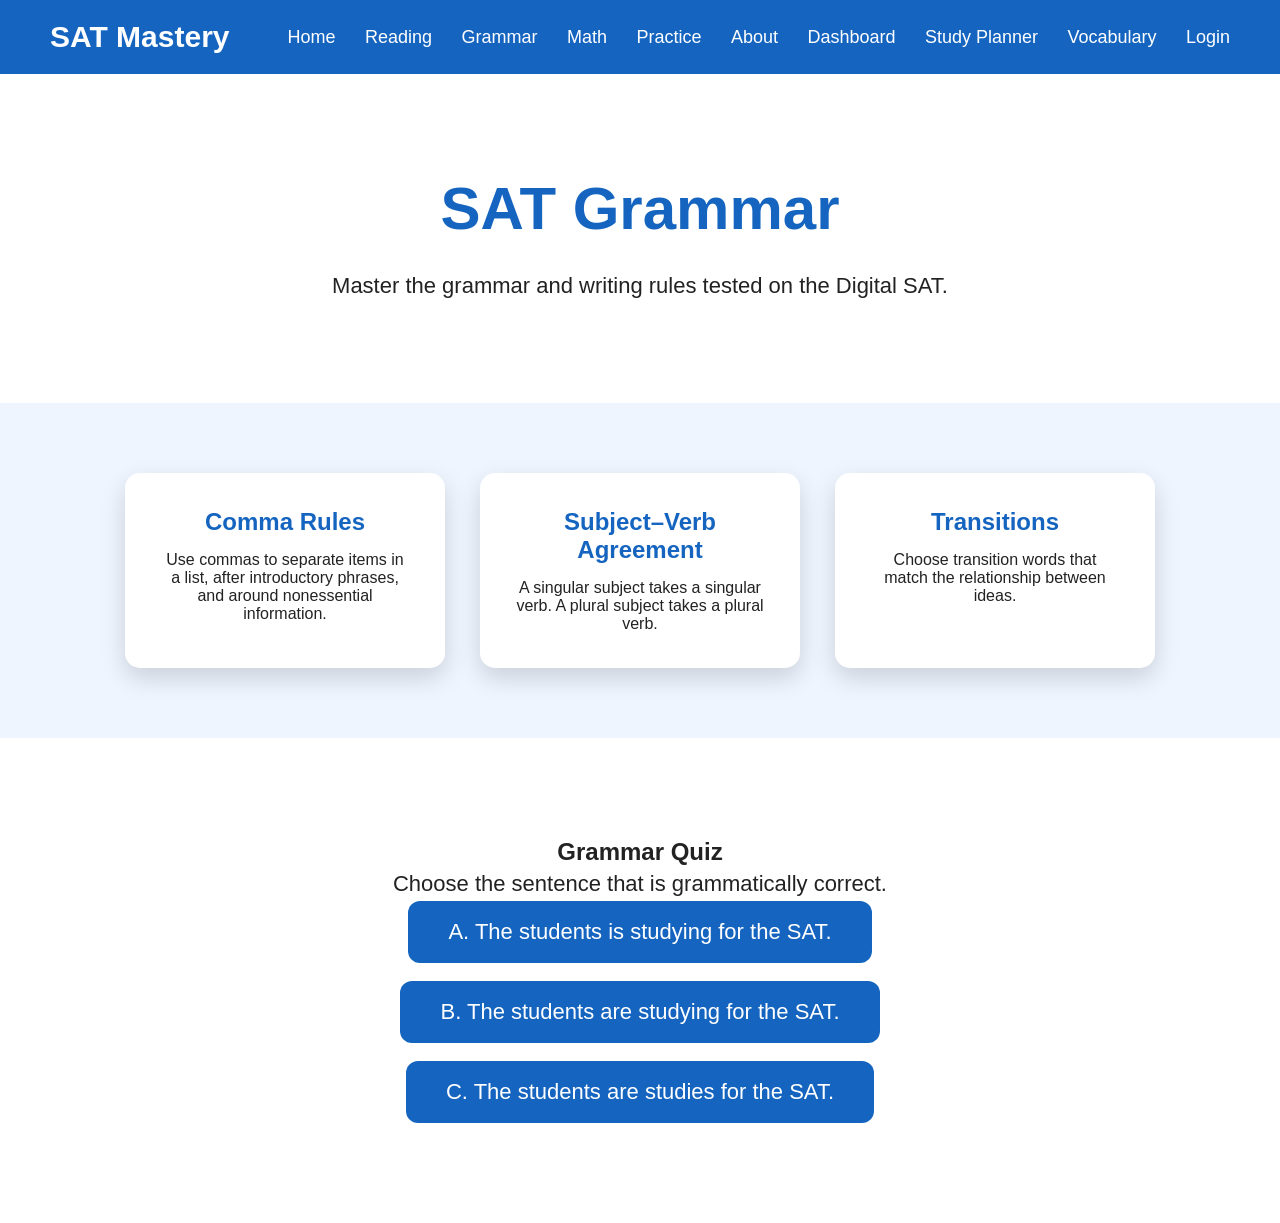
<file: grammar.html>
<!DOCTYPE html>
<html lang="en">
<head>
<meta charset="UTF-8">
<meta name="viewport" content="width=device-width, initial-scale=1.0">
<title>Grammar | SAT Mastery</title>
<link rel="stylesheet" href="style.css">
<link rel="icon" type="image/png" sizes="32x32" href="favicon.png">
</head>

<body>

<header>

<div class="logo">SAT Mastery</div>

<nav>
<a href="index.html">Home</a>
<a href="reading.html">Reading</a>
<a href="grammar.html">Grammar</a>
<a href="math.html">Math</a>
<a href="practice.html">Practice</a>
<a href="about.html">About</a>
<a href="dashboard.html">Dashboard</a>
<a href="studyplanner.html">Study Planner</a>
<a href="vocabulary.html">Vocabulary</a>
<a href="login.html">Login</a>
</nav>

</header>

<section class="hero">

<h1>SAT Grammar</h1>

<p>
Master the grammar and writing rules tested on the Digital SAT.
</p>

</section>

<section class="features">

<div class="feature">

<h2>Comma Rules</h2>

<p>
Use commas to separate items in a list, after introductory phrases, and around nonessential information.
</p>

</div>

<div class="feature">

<h2>Subject–Verb Agreement</h2>

<p>
A singular subject takes a singular verb. A plural subject takes a plural verb.
</p>

</div>

<div class="feature">

<h2>Transitions</h2>

<p>
Choose transition words that match the relationship between ideas.
</p>

</div>

</section>

<section class="hero">

<h2>Grammar Quiz</h2>

<p>Choose the sentence that is grammatically correct.</p>

<button onclick="grammarAnswer('A')">
A. The students is studying for the SAT.
</button>

<br><br>

<button onclick="grammarAnswer('B')">
B. The students are studying for the SAT.
</button>

<br><br>

<button onclick="grammarAnswer('C')">
C. The students are studies for the SAT.
</button>

</section>

<script src="script.js"></script>

</body>
</html>
</file>
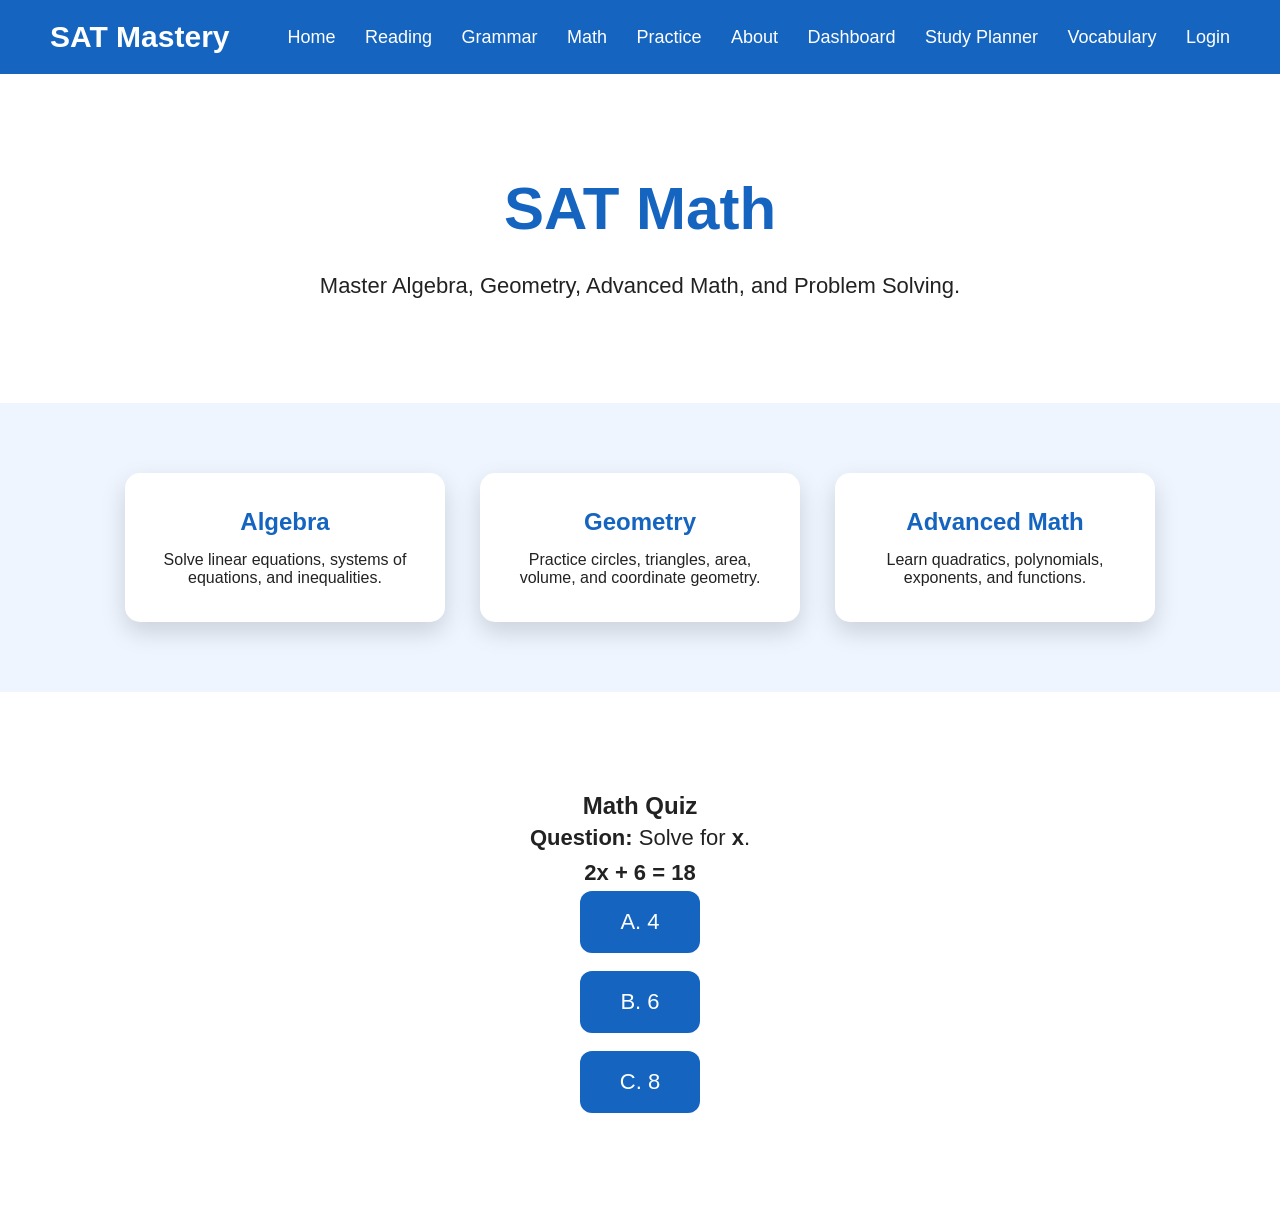
<file: math.html>
<!DOCTYPE html>
<html lang="en">
<head>
<meta charset="UTF-8">
<meta name="viewport" content="width=device-width, initial-scale=1.0">
<title>Math | SAT Mastery</title>
<link rel="stylesheet" href="style.css">
<link rel="icon" type="image/png" sizes="32x32" href="favicon.png">
</head>

<body>

<header>

<div class="logo">SAT Mastery</div>

<nav>
<a href="index.html">Home</a>
<a href="reading.html">Reading</a>
<a href="grammar.html">Grammar</a>
<a href="math.html">Math</a>
<a href="practice.html">Practice</a>
<a href="about.html">About</a>
<a href="dashboard.html">Dashboard</a>
<a href="studyplanner.html">Study Planner</a>
<a href="vocabulary.html">Vocabulary</a>
<a href="login.html">Login</a>
</nav>

</header>

<section class="hero">

<h1>SAT Math</h1>

<p>
Master Algebra, Geometry, Advanced Math, and Problem Solving.
</p>

</section>

<section class="features">

<div class="feature">
<h2>Algebra</h2>
<p>Solve linear equations, systems of equations, and inequalities.</p>
</div>

<div class="feature">
<h2>Geometry</h2>
<p>Practice circles, triangles, area, volume, and coordinate geometry.</p>
</div>

<div class="feature">
<h2>Advanced Math</h2>
<p>Learn quadratics, polynomials, exponents, and functions.</p>
</div>

</section>

<section class="hero">

<h2>Math Quiz</h2>

<p><strong>Question:</strong> Solve for <strong>x</strong>.</p>

<p><strong>2x + 6 = 18</strong></p>

<button onclick="mathAnswer('A')">A. 4</button>

<br><br>

<button onclick="mathAnswer('B')">B. 6</button>

<br><br>

<button onclick="mathAnswer('C')">C. 8</button>

</section>

<script src="script.js"></script>

</body>
</html>
</file>
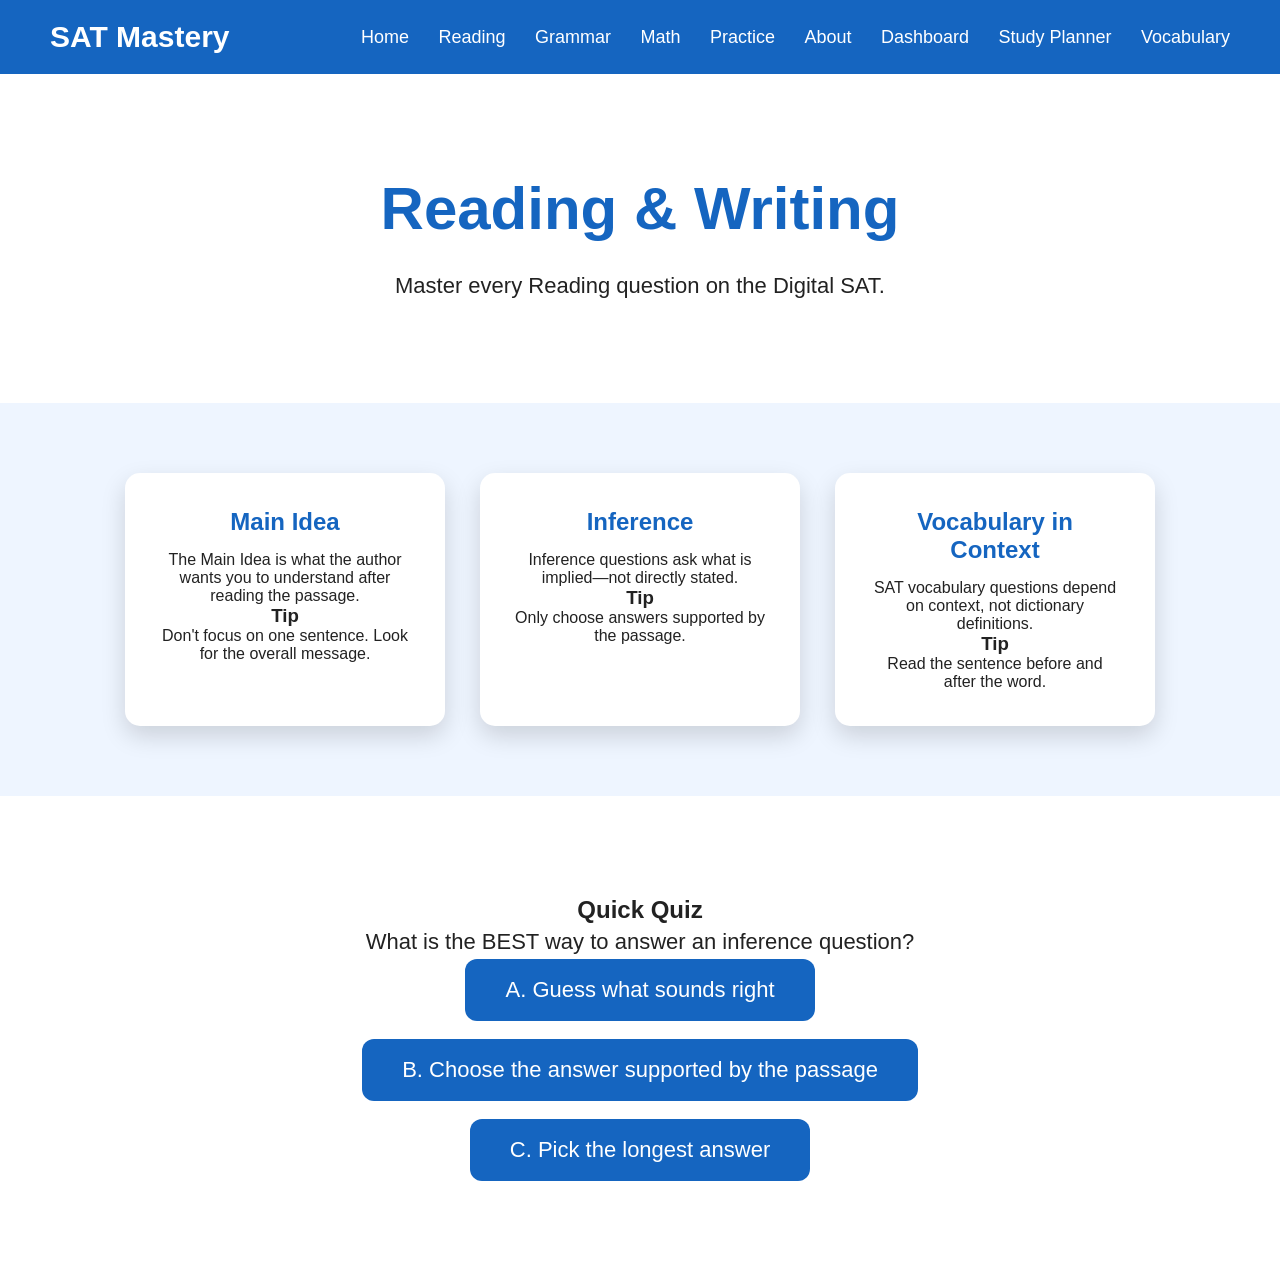
<file: reading.html>
<!DOCTYPE html>
<html lang="en">

<head>
<meta charset="UTF-8">
<meta name="viewport" content="width=device-width, initial-scale=1.0">
<title>Reading | SAT Mastery</title>

<link rel="stylesheet" href="style.css">
<link rel="icon" type="image/png" sizes="32x32" href="favicon.png">
</head>

<body>

<header>

<div class="logo">SAT Mastery</div>

<nav>
<a href="index.html">Home</a>
<a href="reading.html">Reading</a>
<a href="grammar.html">Grammar</a>
<a href="math.html">Math</a>
<a href="practice.html">Practice</a>
<a href="about.html">About</a>
<a href="dashboard.html">Dashboard</a>
<a href="studyplanner.html">Study Planner</a>
<a href="vocabulary.html">Vocabulary</a>
</nav>

</header>

<section class="hero">

<h1>Reading & Writing</h1>

<p>
Master every Reading question on the Digital SAT.
</p>

</section>

<section class="features">

<div class="feature">

<h2>Main Idea</h2>

<p>

The Main Idea is what the author wants you to understand after reading the passage.

</p>

<h3>Tip</h3>

<p>

Don't focus on one sentence.
Look for the overall message.

</p>

</div>

<div class="feature">

<h2>Inference</h2>

<p>

Inference questions ask what is implied—not directly stated.

</p>

<h3>Tip</h3>

<p>

Only choose answers supported by the passage.

</p>

</div>

<div class="feature">

<h2>Vocabulary in Context</h2>

<p>

SAT vocabulary questions depend on context, not dictionary definitions.

</p>

<h3>Tip</h3>

<p>

Read the sentence before and after the word.

</p>

</div>

</section>

<section class="hero">

<h2>Quick Quiz</h2>

<p>

What is the BEST way to answer an inference question?

</p>

<button onclick="checkAnswer('A')">

A. Guess what sounds right

</button>

<br><br>

<button onclick="checkAnswer('B')">

B. Choose the answer supported by the passage

</button>

<br><br>

<button onclick="checkAnswer('C')">

C. Pick the longest answer

</button>

</section>

<script src="script.js"></script>

</body>

</html>
</file>
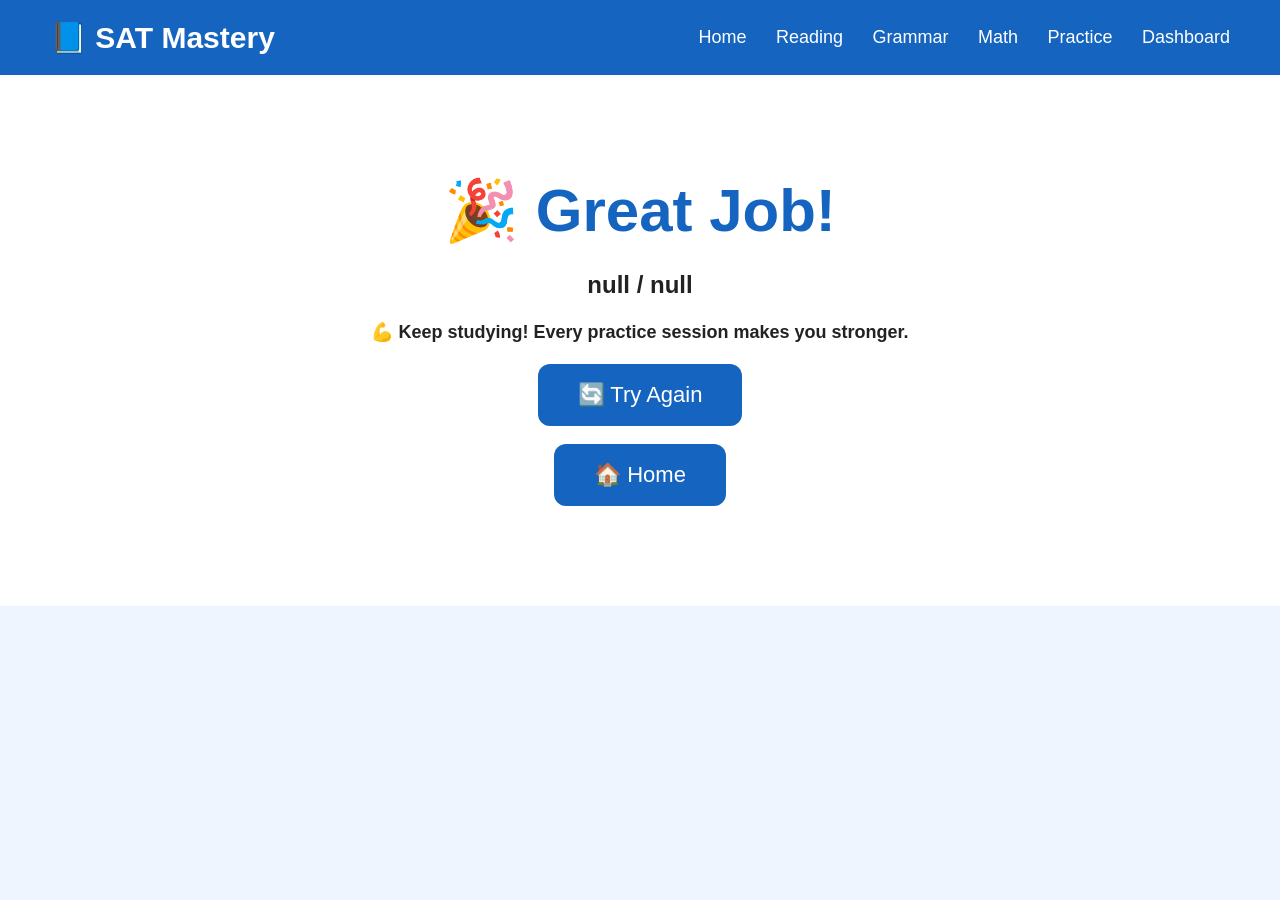
<file: results.html>
<!DOCTYPE html>
<html lang="en">
<head>
<meta charset="UTF-8">
<meta name="viewport" content="width=device-width, initial-scale=1.0">
<title>Results | SAT Mastery</title>
<link rel="stylesheet" href="style.css">
<link rel="icon" type="image/png" sizes="32x32" href="favicon.png">
</head>

<body>

<header>

<div class="logo">📘 SAT Mastery</div>

<nav>

<a href="index.html">Home</a>
<a href="reading.html">Reading</a>
<a href="grammar.html">Grammar</a>
<a href="math.html">Math</a>
<a href="practice.html">Practice</a>
<a href="dashboard.html">Dashboard</a>

</nav>

</header>

<section class="hero">

<h1>🎉 Great Job!</h1>

<h2 id="finalScore">Your Score</h2>

<p id="message"></p>

<br>

<button onclick="window.location.href='practice.html'">
🔄 Try Again
</button>

<br><br>

<button onclick="window.location.href='index.html'">
🏠 Home
</button>

</section>

<script src="results.js"></script>

</body>
</html>
</file>
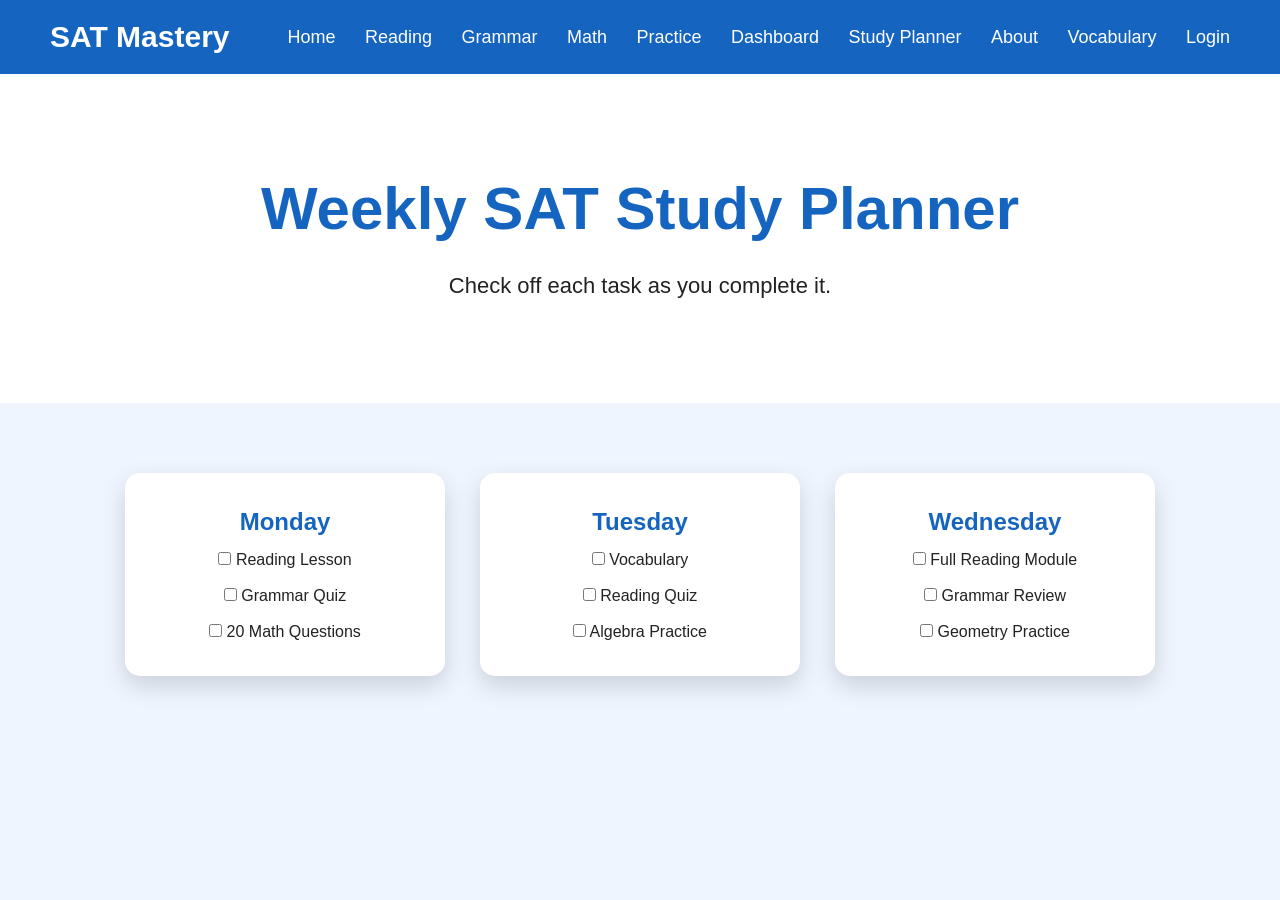
<file: studyplanner.html>
<!DOCTYPE html>
<html lang="en">
<head>
<meta charset="UTF-8">
<meta name="viewport" content="width=device-width, initial-scale=1.0">
<title>Study Planner | SAT Mastery</title>
<link rel="stylesheet" href="style.css">
<link rel="icon" type="image/png" sizes="32x32" href="favicon.png">
</head>

<body>

<header>

<div class="logo">SAT Mastery</div>

<nav>
<a href="index.html">Home</a>
<a href="reading.html">Reading</a>
<a href="grammar.html">Grammar</a>
<a href="math.html">Math</a>
<a href="practice.html">Practice</a>
<a href="dashboard.html">Dashboard</a>
<a href="studyplanner.html">Study Planner</a>
<a href="about.html">About</a>
<a href="vocabulary.html">Vocabulary</a>
<a href="login.html">Login</a>
</nav>

</header>

<section class="hero">

<h1>Weekly SAT Study Planner</h1>

<p>Check off each task as you complete it.</p>

</section>

<section class="features">

<div class="feature">
<h2>Monday</h2>
<label><input type="checkbox"> Reading Lesson</label><br><br>
<label><input type="checkbox"> Grammar Quiz</label><br><br>
<label><input type="checkbox"> 20 Math Questions</label>
</div>

<div class="feature">
<h2>Tuesday</h2>
<label><input type="checkbox"> Vocabulary</label><br><br>
<label><input type="checkbox"> Reading Quiz</label><br><br>
<label><input type="checkbox"> Algebra Practice</label>
</div>

<div class="feature">
<h2>Wednesday</h2>
<label><input type="checkbox"> Full Reading Module</label><br><br>
<label><input type="checkbox"> Grammar Review</label><br><br>
<label><input type="checkbox"> Geometry Practice</label>
</div>

</section>

</body>
</html>
</file>
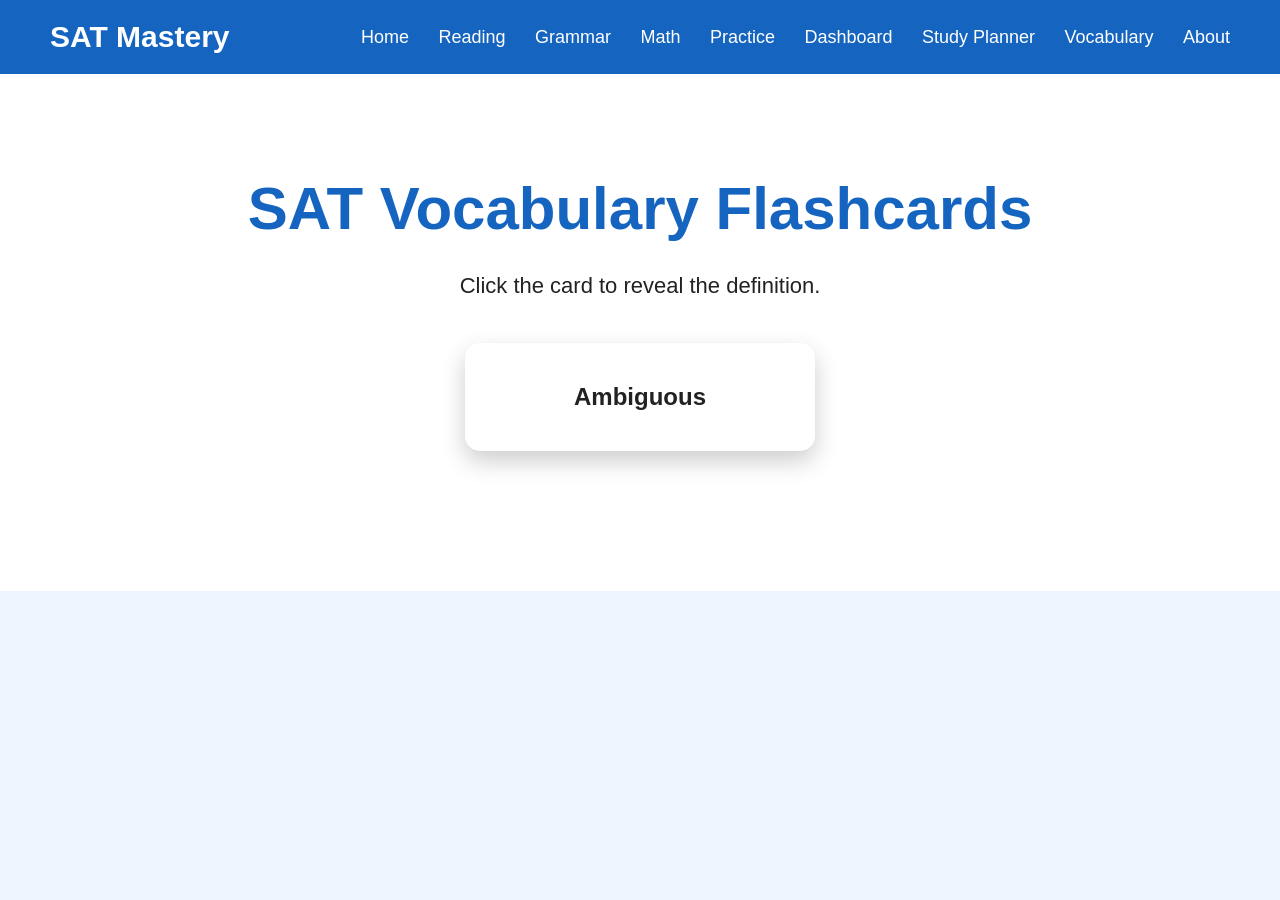
<file: vocabulary.html>
<!DOCTYPE html>
<html lang="en">
<head>
<meta charset="UTF-8">
<meta name="viewport" content="width=device-width, initial-scale=1.0">
<title>Vocabulary | SAT Mastery</title>
<link rel="stylesheet" href="style.css">
<link rel="icon" type="image/png" sizes="32x32" href="favicon.png">
</head>

<body>

<header>

<div class="logo">SAT Mastery</div>

<nav>
<a href="index.html">Home</a>
<a href="reading.html">Reading</a>
<a href="grammar.html">Grammar</a>
<a href="math.html">Math</a>
<a href="practice.html">Practice</a>
<a href="dashboard.html">Dashboard</a>
<a href="studyplanner.html">Study Planner</a>
<a href="vocabulary.html">Vocabulary</a>
<a href="about.html">About</a>
</nav>

</header>

<section class="hero">

<h1>SAT Vocabulary Flashcards</h1>

<p>Click the card to reveal the definition.</p>

<div class="flashcard" onclick="flipCard()">
<h2 id="word">Ambiguous</h2>
<p id="definition" style="display:none;">
Open to more than one interpretation; unclear.
</p>
</div>

</section>

<script src="script.js"></script>

</body>
</html>
</file>
<file: style.css>
*{
margin:0;
padding:0;
box-sizing:border-box;
}

body{

font-family:Arial, Helvetica, sans-serif;

background:#eef5ff;

color:#222;

}

header{

display:flex;

justify-content:space-between;

align-items:center;

padding:20px 50px;

background:#1565c0;

color:white;

}

.logo{

font-size:30px;

font-weight:bold;

}

nav a{

color:white;

text-decoration:none;

margin-left:25px;

font-size:18px;

transition:.3s;

}

nav a:hover{

color:#ffd54f;

}

.hero{

padding:100px 40px;

text-align:center;

background:white;

}

.hero h1{

font-size:60px;

color:#1565c0;

margin-bottom:25px;

}

.hero p{

font-size:22px;

max-width:750px;

margin:auto;

line-height:1.6;

}

.button{

display:inline-block;

margin-top:40px;

padding:18px 45px;

background:#1565c0;

color:white;

text-decoration:none;

border-radius:10px;

font-size:20px;

transition:.3s;

}

.button:hover{

background:#0d47a1;

transform:scale(1.05);

}

.features{

display:flex;

justify-content:center;

gap:35px;

padding:70px;

flex-wrap:wrap;

}

.feature{

background:white;

width:320px;

padding:35px;

border-radius:15px;

box-shadow:0 10px 25px rgba(0,0,0,.15);

transition:.3s;

text-align:center;

}

.feature:hover{

transform:translateY(-8px);

}

.feature h2{

color:#1565c0;

margin-bottom:15px;

}

footer{

background:#1565c0;

color:white;

text-align:center;

padding:25px;

margin-top:40px;

} 
.flashcard{

background:white;

width:350px;

margin:40px auto;

padding:40px;

border-radius:15px;

box-shadow:0 10px 25px rgba(0,0,0,.2);

cursor:pointer;

transition:.3s;

text-align:center;

}

.flashcard:hover{

transform:scale(1.05);

}
/* Practice Question Buttons */

#answers button {

    width: 100%;
    max-width: 700px;
    padding: 20px;
    margin: 15px auto;
    display: block;

    font-size: 22px;
    font-weight: bold;

    border: 2px solid #1565c0;
    border-radius: 12px;

    background-color: white;
    color: #1565c0;

    cursor: pointer;

    transition: all 0.3s ease;

}

#answers button:hover {

    background-color: #1565c0;
    color: white;
    transform: scale(1.03);

}
#question{

    font-size: 36px;

    margin-bottom: 30px;

    color: #1565c0;

    text-align: center;

}
.hero button{

    background:#1565c0;

    color:white;

    padding:18px 40px;

    font-size:22px;

    border:none;

    border-radius:12px;

    cursor:pointer;

    transition:.3s;

}

.hero button:hover{

    background:#0d47a1;

}
/* Testimonials */

.testimonials{

padding:80px 40px;

background:#f5f8ff;

text-align:center;

}

.testimonials h2{

font-size:40px;

margin-bottom:50px;

color:#1565c0;

}

.testimonial-card{

background:white;

max-width:800px;

margin:30px auto;

padding:30px;

border-radius:15px;

box-shadow:0 8px 20px rgba(0,0,0,.1);

font-size:22px;

line-height:1.6;

transition:.3s;

}

.testimonial-card:hover{

transform:translateY(-8px);

}

.testimonial-card h3{

margin-top:20px;

color:#1565c0;

}
.faq{

padding:70px 30px;

text-align:center;

}

/* ==========================
   College Board Section
========================== */

.collegeboard-section{
    width:100%;
    padding:80px 20px;
    background:#eef5ff;
    text-align:center;

    display:flex;
    flex-direction:column;
    justify-content:center;
    align-items:center;
}

.collegeboard-section h2{
    font-size:40px;
    color:#1565c0;
    margin-bottom:20px;
}

.collegeboard-section p{
    max-width:800px;
    font-size:20px;
    line-height:1.7;
    margin-bottom:30px;
}

.collegeboard-card{
    background:white;
    width:100%;
    max-width:750px;
    padding:40px;
    border-radius:20px;
    box-shadow:0 10px 30px rgba(0,0,0,.15);

    text-align:center;
}

.collegeboard-card h3{
    color:#1565c0;
    font-size:28px;
    margin-bottom:20px;
}

.collegeboard-card p{
    margin-bottom:30px;
}

.collegeboard-card .button{
    display:inline-block;
}

.login-box{

display:flex;
flex-direction:column;
gap:20px;

max-width:450px;

margin:auto;

margin-top:40px;

}

.login-box input{

width:100%;

padding:18px;

font-size:18px;

border-radius:12px;

border:2px solid #ddd;

outline:none;

transition:.3s;

}

.login-box input:focus{

border-color:#1565c0;

box-shadow:0 0 8px rgba(21,101,192,.2);

}

.login-box button{

width:100%;

}

#message{

font-size:18px;

font-weight:bold;

margin-top:20px;

text-align:center;

line-height:1.5;

}

/* Password */

.password-container{

position:relative;

width:100%;

}

.password-container input{

width:100%;

padding-right:60px;

}

.eye-icon{

position:absolute;

top:50%;

right:20px;

transform:translateY(-50%);

font-size:22px;

color:#666;

cursor:pointer;

z-index:100;

transition:.3s;

}

.eye-icon:hover{

color:#1565c0;

}

/* Secondary Buttons */

.secondary-btn{

background:#666;

margin-top:10px;

}

.secondary-btn:hover{

background:#444;

}

/* Email Help Box */

.email-help{

margin-top:25px;

padding:18px;

background:#f7f9fc;

border:1px solid #d8e5f7;

border-radius:12px;

font-size:15px;

line-height:1.7;

color:#444;

}

.email-help strong{

color:#1565c0;

}
</file>
